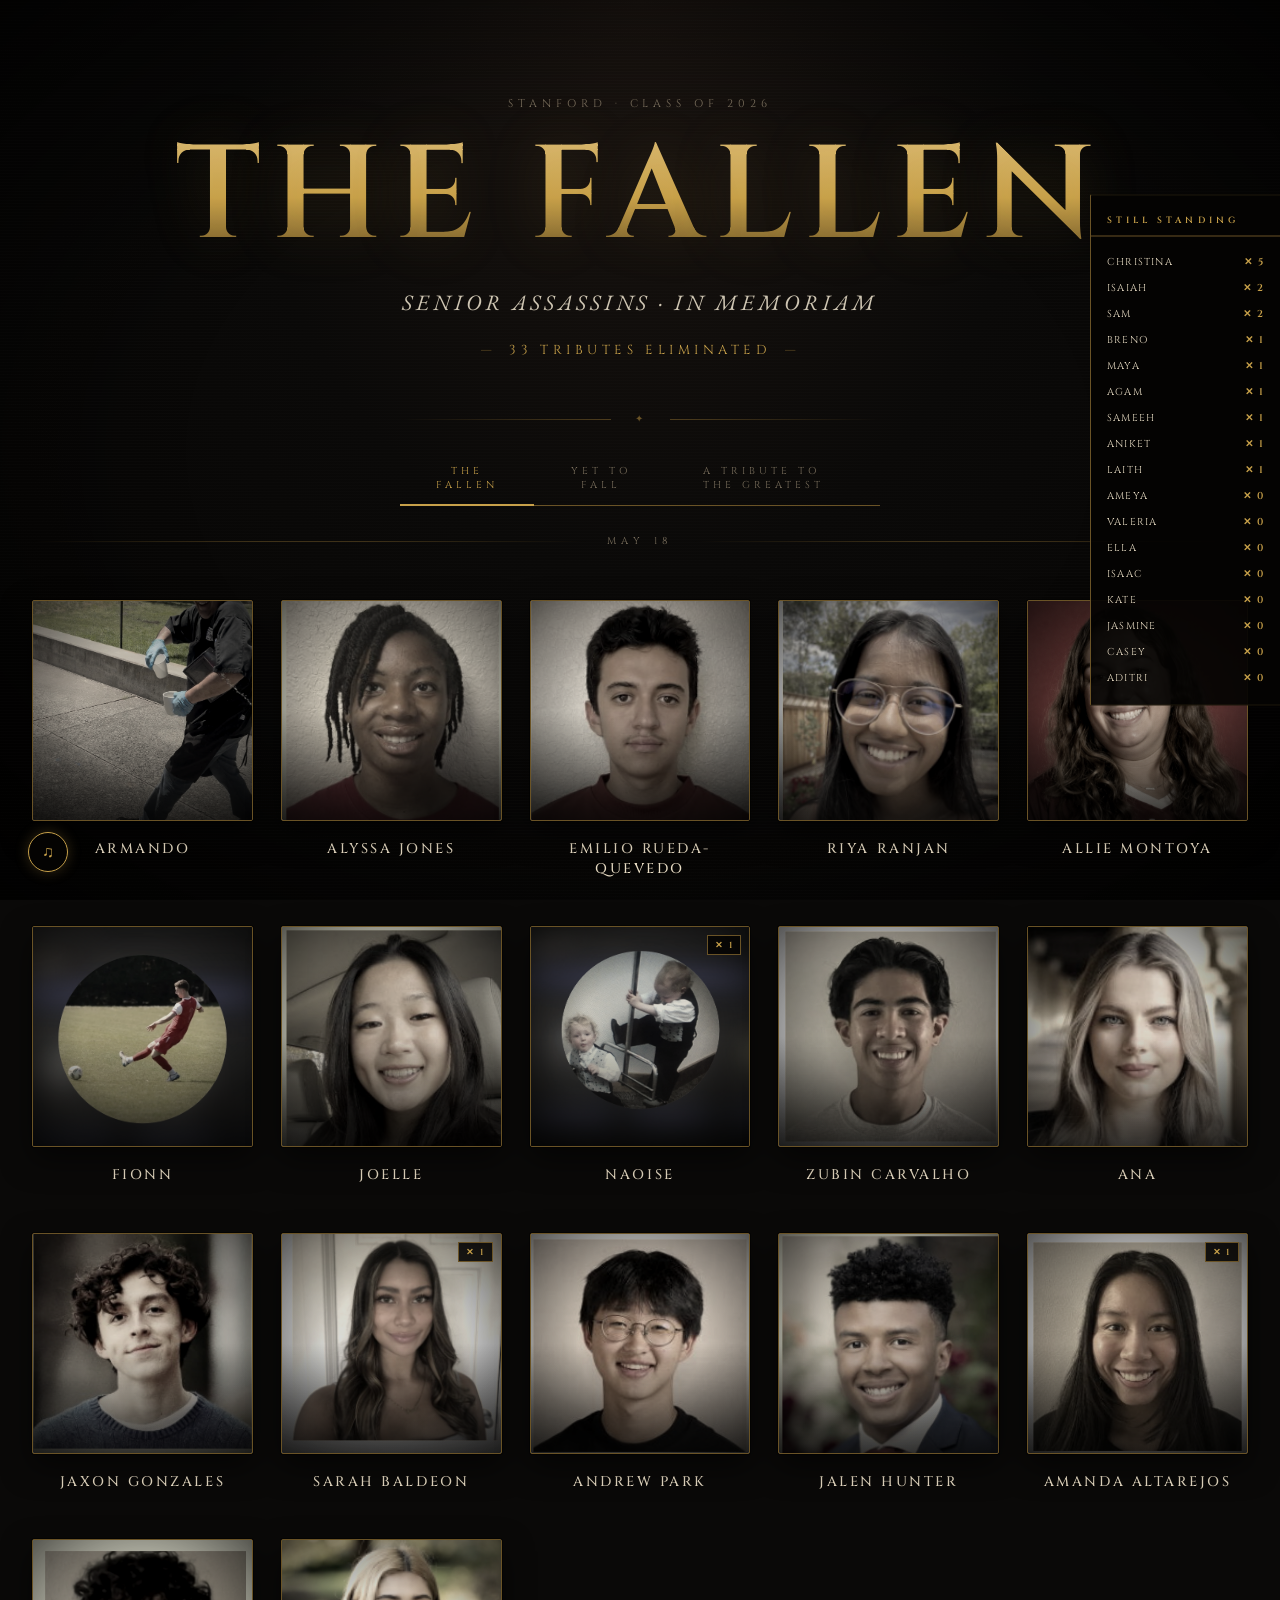
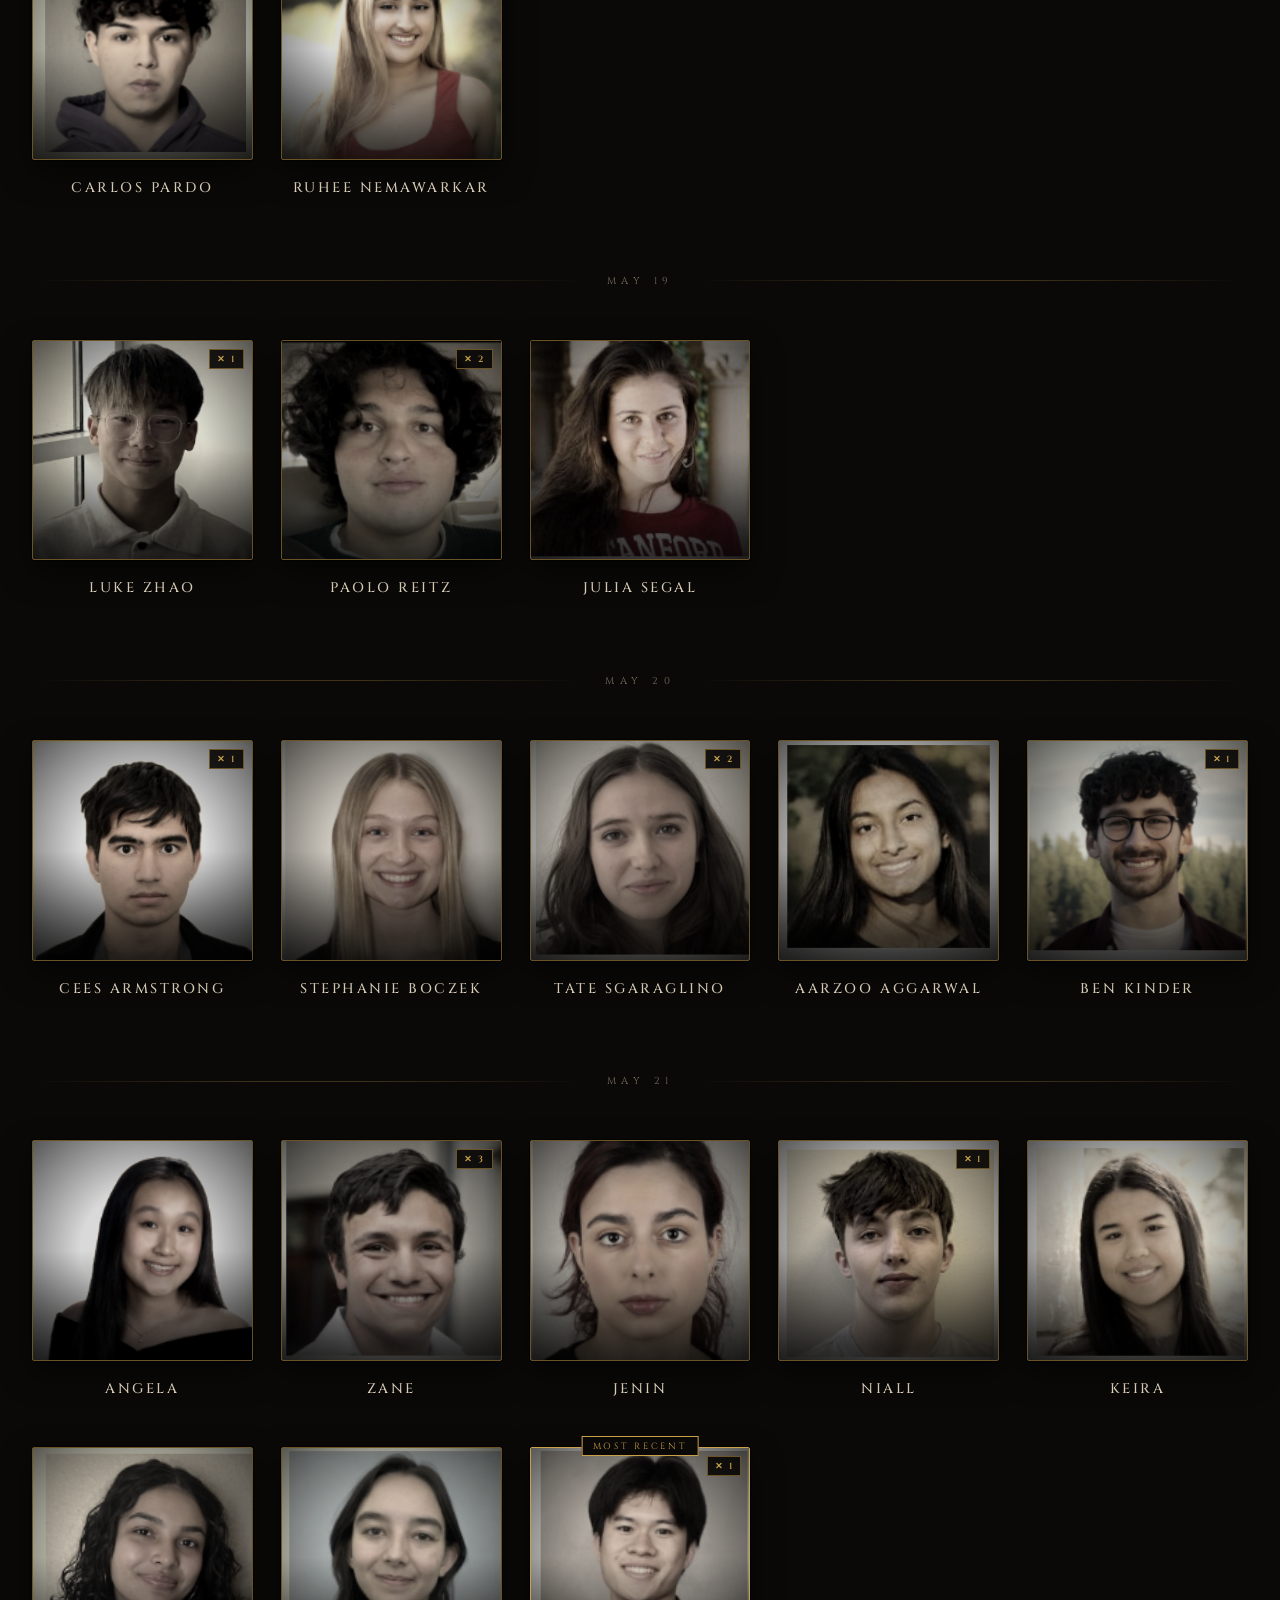
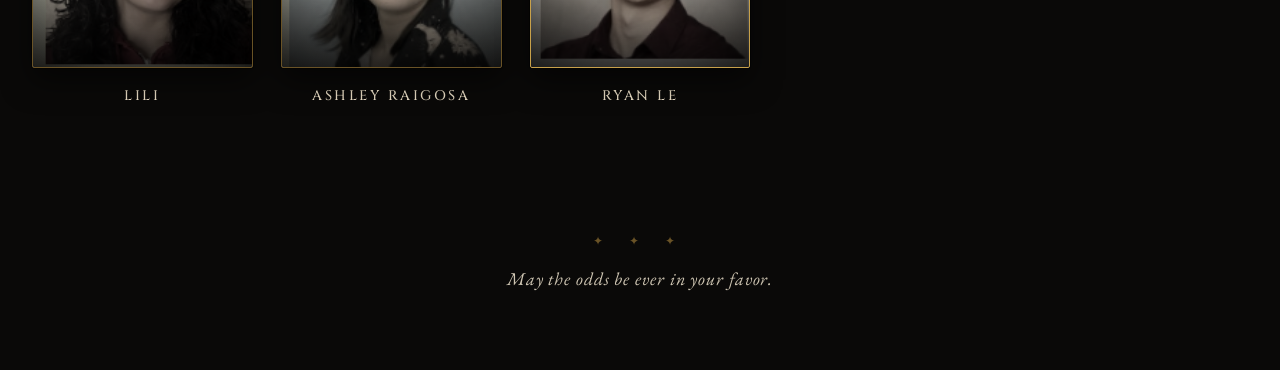
<file: index.html>
<!doctype html>
<html lang="en">
<head>
  <meta charset="utf-8" />
  <meta name="viewport" content="width=device-width, initial-scale=1" />
  <title>The Fallen — Senior Assassins 2026</title>
  <link rel="preconnect" href="https://fonts.googleapis.com" />
  <link rel="preconnect" href="https://fonts.gstatic.com" crossorigin />
  <link
    href="https://fonts.googleapis.com/css2?family=Cinzel:wght@400;500;600;700&family=EB+Garamond:ital,wght@0,400;0,500;1,400&display=swap"
    rel="stylesheet"
  />
  <link rel="stylesheet" href="style.css" />
</head>
<body>
  <!-- background music — drop angel.mp3 into /audio to activate -->
  <audio id="bg-music" loop preload="none">
    <source src="audio/angel.mp3" type="audio/mpeg" />
  </audio>

  <!-- music toggle button -->
  <button class="music-btn" id="music-btn" aria-label="Toggle music" title="Toggle music">
    <span class="music-icon">♫</span>
  </button>

  <!-- ambient layers -->
  <div class="vignette" aria-hidden="true"></div>
  <div class="embers" aria-hidden="true">
    <span></span><span></span><span></span><span></span><span></span>
    <span></span><span></span><span></span><span></span><span></span>
    <span></span><span></span><span></span><span></span><span></span>
    <span></span><span></span><span></span><span></span><span></span>
    <span></span><span></span><span></span><span></span><span></span>
  </div>

  <header class="masthead">
    <p class="eyebrow">Stanford · Class of 2026</p>
    <h1 class="title">The Fallen</h1>
    <p class="subtitle">Senior Assassins · In Memoriam</p>
    <p class="count"><span id="death-count">0</span> Tributes Eliminated</p>
  </header>

  <div class="masthead-rule" aria-hidden="true"><span>✦</span></div>

  <nav class="tabs" role="tablist">
    <button class="tab active" data-tab="fallen" role="tab" aria-selected="true">The Fallen</button>
    <button class="tab" data-tab="survivors" role="tab" aria-selected="false">Yet to Fall</button>
    <a class="tab" href="greatest.html">A Tribute to the Greatest</a>
  </nav>

  <!-- ── Tab: The Fallen ── -->
  <div id="panel-fallen" class="tab-panel active">
    <main class="grid" id="grid"></main>
    <aside class="sidebar" id="sidebar" aria-label="Kill leaderboard"></aside>
  </div>

  <!-- ── Tab: Yet to Fall ── -->
  <div id="panel-survivors" class="tab-panel">
    <p class="survivors-count" id="survivors-count"></p>
    <main class="grid" id="grid-survivors"></main>
  </div>

  <footer class="footer">
    <p class="footer-mark">✦ ✦ ✦</p>
    <p class="footer-text">May the odds be ever in your favor.</p>
  </footer>

  <script src="data.js"></script>
  <script>
    // ── kill counts from tribute data ──────────────────────────────
    const firstNameMap = {};
    TRIBUTES.forEach(t => {
      firstNameMap[t.name.split(' ')[0].toLowerCase()] = t.name;
    });
    const killCounts = {};
    TRIBUTES.forEach(t => {
      if (!t.killedBy) return;
      const match = firstNameMap[t.killedBy.split(/\s+/)[0].toLowerCase()];
      if (match) killCounts[match] = (killCounts[match] || 0) + 1;
    });

    // ── tribute card renderer ──────────────────────────────────────
    function renderTribute(t) {
      const cls = ['tribute', t.noPhoto && 'no-photo', t.recent && 'recent', !t.killedBy && !t.date && 'unknown']
        .filter(Boolean).join(' ');

      const inner = t.noPhoto
        ? '<span class="silhouette" aria-hidden="true"></span>'
        : `<img src="${t.image}" alt="${t.name}" loading="lazy" />`;

      const kills = killCounts[t.name] || 0;
      const killBadge = kills > 0 ? `<span class="kills">✕ ${kills}</span>` : '';

      const whenLine     = t.date     ? `<p class="detail-when">${t.date}${t.time ? ' · ' + t.time : ''}</p>` : '';
      const methodLine   = t.method   ? `<p class="detail-meta">${t.method}</p>`   : '';
      const locationLine = t.location ? `<p class="detail-meta">${t.location}</p>` : '';

      const detail = t.killedBy
        ? `<div class="detail" aria-hidden="true">
             <p class="detail-killer">Eliminated by <strong>${t.killedBy}</strong></p>
             ${whenLine}${methodLine}${locationLine}
           </div>`
        : '';

      return `<article class="${cls}" tabindex="0">
        <div class="frame">${inner}${killBadge}${detail}</div>
        <p class="name">${t.name}</p>
      </article>`;
    }

    // ── render fallen grid ─────────────────────────────────────────
    const grid = document.getElementById('grid');
    const parts = [];
    let lastDate = null;
    TRIBUTES.forEach(t => {
      const dateKey = t.date || '__unknown__';
      if (dateKey !== lastDate) {
        parts.push(`<div class="date-header" role="separator"><span>${t.date || 'Unknown Date'}</span></div>`);
        lastDate = dateKey;
      }
      parts.push(renderTribute(t));
    });
    grid.innerHTML = parts.join('');
    document.getElementById('death-count').textContent = TRIBUTES.length;

    grid.querySelectorAll('.tribute').forEach((el, i) => {
      el.style.setProperty('--stagger', `${Math.min(i * 0.05, 0.65)}s`);
    });

    grid.addEventListener('click', e => {
      const card = e.target.closest('.tribute');
      if (card) card.classList.toggle('touched');
    });

    // ── render sidebar ─────────────────────────────────────────────
    const sorted = [...SURVIVORS].sort((a, b) => b.kills - a.kills);
    const rows = sorted.map(s => `
      <li class="survivor-row">
        <span class="survivor-name">${s.name}</span>
        <span class="survivor-kills">✕ ${s.kills}</span>
      </li>`).join('');
    document.getElementById('sidebar').innerHTML = `
      <p class="sidebar-title">Still Standing</p>
      <ul class="survivor-list">${rows}</ul>`;

    // ── music ──────────────────────────────────────────────────────
    const music   = document.getElementById('bg-music');
    const musicBtn = document.getElementById('music-btn');
    let musicStarted = false;

    function startMusic() {
      if (musicStarted) return;
      musicStarted = true;
      music.currentTime = 60;
      music.volume = 0.5;
      music.play().catch(() => {});
      musicBtn.classList.add('playing');
    }

    // attempt autoplay on load
    window.addEventListener('load', () => startMusic());

    // ── tab switching ──────────────────────────────────────────────
    const tabBtns = document.querySelectorAll('.tab[data-tab]');
    const panels  = document.querySelectorAll('.tab-panel');

    tabBtns.forEach(btn => {
      btn.addEventListener('click', () => {
        const target = btn.dataset.tab;
        tabBtns.forEach(t => { t.classList.toggle('active', t === btn); t.setAttribute('aria-selected', t === btn); });
        panels.forEach(p => p.classList.toggle('active', p.id === `panel-${target}`));
        startMusic();
      });
    });

    // ── render survivors grid ──────────────────────────────────────
    const survivorsSorted = [...SURVIVORS].sort((a, b) => b.kills - a.kills || a.name.localeCompare(b.name));

    function renderSurvivor(s) {
      const inner = s.image
        ? `<img src="${s.image}" alt="${s.name}" loading="lazy" />`
        : `<span class="silhouette" aria-hidden="true"></span>`;
      const killBadge = s.kills > 0 ? `<span class="kills">✕ ${s.kills}</span>` : '';
      return `<article class="tribute alive${!s.image ? ' no-photo' : ''}">
        <div class="frame">${inner}${killBadge}</div>
        <p class="name">${s.name}</p>
      </article>`;
    }

    const gridSurvivors = document.getElementById('grid-survivors');
    gridSurvivors.innerHTML = survivorsSorted.map(renderSurvivor).join('');
    gridSurvivors.querySelectorAll('.tribute').forEach((el, i) => {
      el.style.setProperty('--stagger', `${Math.min(i * 0.05, 0.65)}s`);
    });
    document.getElementById('survivors-count').textContent =
      `${SURVIVORS.length} Players Remaining`;

    musicBtn.addEventListener('click', () => {
      if (!musicStarted) { startMusic(); return; }
      if (music.paused) {
        music.play().catch(() => {});
        musicBtn.classList.add('playing');
      } else {
        music.pause();
        musicBtn.classList.remove('playing');
      }
    });

  </script>
</body>
</html>
</file>
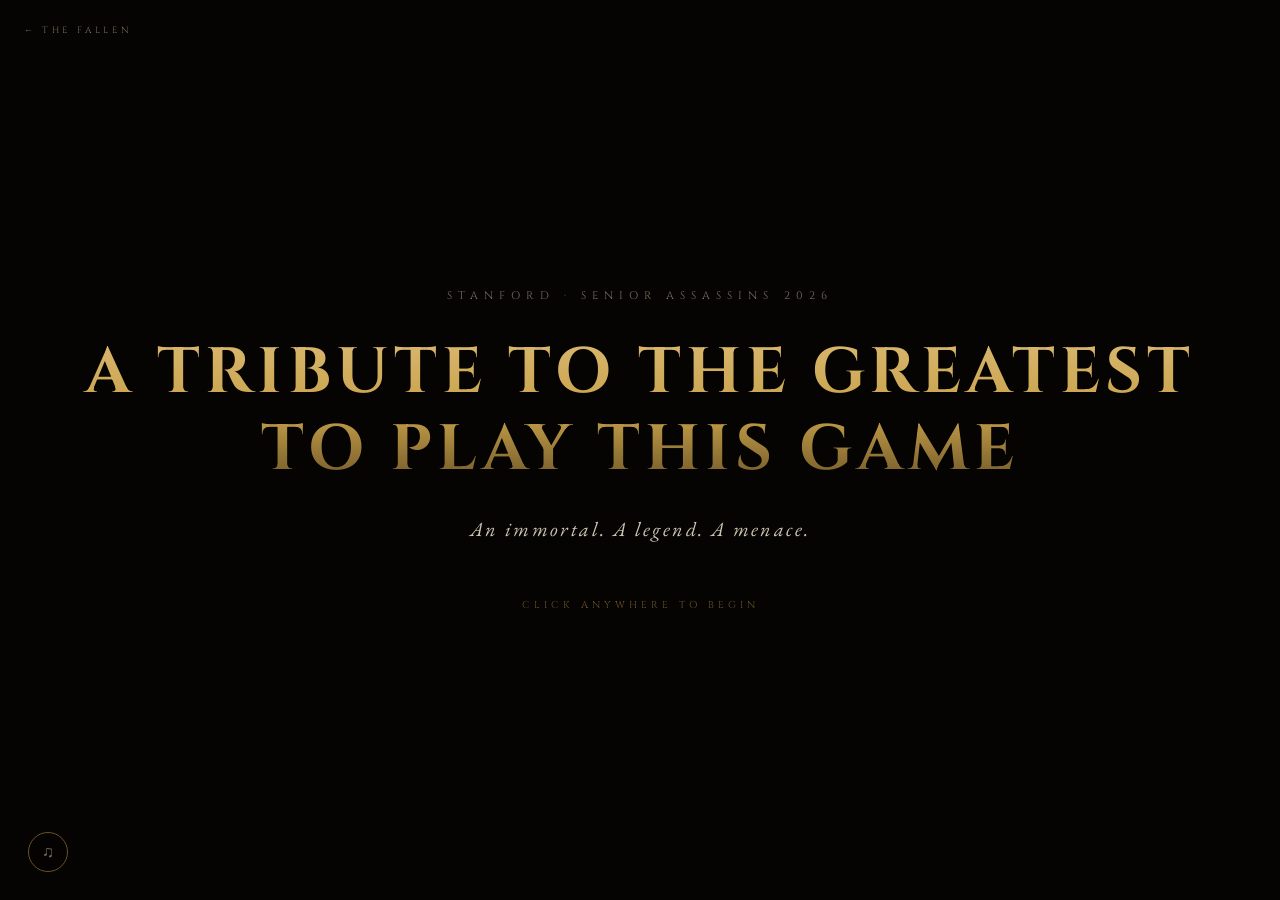
<file: greatest.html>
<!doctype html>
<html lang="en">
<head>
  <meta charset="utf-8" />
  <meta name="viewport" content="width=device-width, initial-scale=1" />
  <title>A Tribute to the Greatest to Play This Game</title>
  <link rel="preconnect" href="https://fonts.googleapis.com" />
  <link rel="preconnect" href="https://fonts.gstatic.com" crossorigin />
  <link
    href="https://fonts.googleapis.com/css2?family=Cinzel:wght@400;500;600;700&family=EB+Garamond:ital,wght@0,400;0,500;1,400&display=swap"
    rel="stylesheet"
  />
  <style>
    :root {
      --bg:       #0a0908;
      --bg-deep:  #050403;
      --gold:     #c8a14a;
      --gold-soft:#d9b870;
      --gold-dim: #6a5326;
      --bone:     #e8dcc4;
      --text:     #cfc6b3;
      --muted:    #7a6f5d;
      --display:  "Cinzel", Georgia, serif;
      --body:     "EB Garamond", Georgia, serif;
    }

    * { box-sizing: border-box; margin: 0; padding: 0; }

    html, body {
      width: 100%; height: 100%;
      background: var(--bg);
      color: var(--bone);
      font-family: var(--display);
      -webkit-font-smoothing: antialiased;
      overflow: hidden;
      user-select: none;
    }

    /* ── ambient embers ── */
    .embers {
      position: fixed; inset: 0;
      pointer-events: none; z-index: 2; overflow: hidden;
    }
    .embers span {
      position: absolute; bottom: -10px;
      width: 2px; height: 2px;
      background: var(--gold); border-radius: 50%; opacity: 0;
      box-shadow: 0 0 6px var(--gold), 0 0 12px var(--gold-soft);
      animation: rise 14s linear infinite;
    }
    .embers span:nth-child(1)  { left: 8%;  animation-delay: 0s;   animation-duration: 16s; }
    .embers span:nth-child(2)  { left: 20%; animation-delay: 3s;   animation-duration: 19s; }
    .embers span:nth-child(3)  { left: 35%; animation-delay: 6s;   animation-duration: 14s; }
    .embers span:nth-child(4)  { left: 50%; animation-delay: 1s;   animation-duration: 22s; }
    .embers span:nth-child(5)  { left: 65%; animation-delay: 8s;   animation-duration: 17s; }
    .embers span:nth-child(6)  { left: 80%; animation-delay: 4s;   animation-duration: 20s; }
    .embers span:nth-child(7)  { left: 92%; animation-delay: 9s;   animation-duration: 15s; }
    @keyframes rise {
      0%   { transform: translateY(0) translateX(0);         opacity: 0; }
      10%  { opacity: 0.9; }
      50%  { transform: translateY(-50vh) translateX(20px); }
      90%  { opacity: 0.5; }
      100% { transform: translateY(-105vh) translateX(-20px); opacity: 0; }
    }

    /* ── vignette ── */
    .vignette {
      position: fixed; inset: 0; z-index: 3; pointer-events: none;
      background: radial-gradient(ellipse at center, transparent 45%, rgba(0,0,0,0.75) 100%);
    }

    /* ── intro title card ── */
    #intro {
      position: fixed; inset: 0; z-index: 10;
      display: flex; flex-direction: column;
      align-items: center; justify-content: center;
      background: var(--bg-deep);
      cursor: pointer;
      transition: opacity 1.2s ease;
    }
    #intro.fade-out { opacity: 0; pointer-events: none; }

    .intro-eyebrow {
      font-size: 11px; letter-spacing: 0.55em;
      text-transform: uppercase; color: var(--muted);
      margin-bottom: 32px;
      animation: fadein 1.5s ease-out 0.3s backwards;
    }
    .intro-title {
      font-size: clamp(28px, 5vw, 64px);
      font-weight: 700; letter-spacing: 0.08em;
      text-transform: uppercase; text-align: center;
      line-height: 1.2; padding: 0 24px;
      background: linear-gradient(180deg, var(--gold-soft) 0%, var(--gold) 50%, var(--gold-dim) 100%);
      -webkit-background-clip: text; background-clip: text;
      -webkit-text-fill-color: transparent;
      animation: fadein 1.8s ease-out 0.8s backwards;
    }
    .intro-sub {
      font-family: var(--body); font-style: italic;
      font-size: clamp(14px, 1.8vw, 20px);
      color: var(--text); letter-spacing: 0.12em;
      margin-top: 28px;
      animation: fadein 1.8s ease-out 1.4s backwards;
    }
    .intro-cta {
      font-size: 10px; letter-spacing: 0.4em;
      text-transform: uppercase; color: var(--gold-dim);
      margin-top: 56px;
      animation: blink-slow 2s ease-in-out 2.5s infinite backwards;
    }
    @keyframes fadein {
      from { opacity: 0; transform: translateY(12px); }
      to   { opacity: 1; transform: translateY(0); }
    }
    @keyframes blink-slow {
      0%, 100% { opacity: 0.3; } 50% { opacity: 1; }
    }

    /* ── slideshow ── */
    #slideshow {
      position: fixed; inset: 0; z-index: 1;
    }

    .slide {
      position: absolute; inset: 0;
      opacity: 0; transition: opacity 1.4s ease;
      overflow: hidden;
    }
    .slide.active { opacity: 1; }
    .slide.active .slide-img { animation: ken-burns 8s ease-in-out forwards; }

    .slide-img {
      width: 100%; height: 100%;
      object-fit: contain; object-position: center center;
      display: block;
      filter: grayscale(0.15) contrast(1.05) brightness(0.88);
      transform-origin: center center;
    }

    @keyframes ken-burns {
      from { transform: scale(1); }
      to   { transform: scale(1.08); }
    }

    /* dark gradient overlay at bottom for caption legibility */
    .slide::after {
      content: "";
      position: absolute; bottom: 0; left: 0; right: 0; height: 50%;
      background: linear-gradient(to bottom, transparent, rgba(5,4,3,0.92));
      pointer-events: none;
    }

    /* ── captions ── */
    .slide-caption {
      position: absolute; bottom: 0; left: 0; right: 0;
      z-index: 4; text-align: center;
      padding: 0 32px 64px;
      pointer-events: none;
      opacity: 0; transform: translateY(10px);
      transition: opacity 0.8s ease 0.6s, transform 0.8s ease 0.6s;
    }
    .slide.active .slide-caption {
      opacity: 1; transform: translateY(0);
    }
    .caption-name {
      font-size: clamp(28px, 5vw, 64px);
      font-weight: 700; letter-spacing: 0.1em;
      text-transform: uppercase;
      background: linear-gradient(180deg, var(--gold-soft) 0%, var(--gold) 60%, var(--gold-dim) 100%);
      -webkit-background-clip: text; background-clip: text;
      -webkit-text-fill-color: transparent;
      line-height: 1;
      margin-bottom: 10px;
    }
    .caption-line {
      font-family: var(--body); font-style: italic;
      font-size: clamp(16px, 2.2vw, 26px);
      color: var(--text); letter-spacing: 0.08em;
    }

    /* ── progress dots ── */
    #dots {
      position: fixed; bottom: 28px; left: 50%;
      transform: translateX(-50%);
      z-index: 5; display: flex; gap: 10px;
    }
    .dot {
      width: 6px; height: 6px; border-radius: 50%;
      background: var(--gold-dim);
      transition: background 0.4s, transform 0.4s;
      cursor: pointer;
    }
    .dot.active { background: var(--gold); transform: scale(1.4); }

    /* ── nav arrows ── */
    .arrow {
      position: fixed; top: 50%; z-index: 5;
      transform: translateY(-50%);
      background: none; border: none;
      color: var(--gold-dim); font-size: 28px;
      cursor: pointer; padding: 16px;
      transition: color 0.3s; line-height: 1;
    }
    .arrow:hover { color: var(--gold); }
    .arrow-prev { left: 12px; }
    .arrow-next { right: 12px; }

    /* ── music button ── */
    .music-btn {
      position: fixed; bottom: 28px; left: 28px;
      z-index: 20; width: 40px; height: 40px;
      border-radius: 50%;
      background: rgba(5,4,3,0.88);
      border: 1px solid var(--gold-dim);
      color: var(--muted); font-size: 16px;
      cursor: pointer; display: flex;
      align-items: center; justify-content: center;
      transition: border-color 0.3s, color 0.3s, box-shadow 0.3s;
    }
    .music-btn:hover { border-color: var(--gold); color: var(--gold); }
    .music-btn.playing {
      border-color: var(--gold); color: var(--gold);
      animation: music-pulse 2s ease-in-out infinite;
    }
    @keyframes music-pulse {
      0%, 100% { box-shadow: 0 0 14px rgba(200,161,74,0.2); }
      50%       { box-shadow: 0 0 28px rgba(200,161,74,0.5); }
    }

    /* ── back link ── */
    .back-link {
      position: fixed; top: 24px; left: 24px; z-index: 20;
      font-family: var(--display); font-size: 9px;
      letter-spacing: 0.4em; text-transform: uppercase;
      color: var(--muted); text-decoration: none;
      border-bottom: 1px solid transparent;
      transition: color 0.3s, border-color 0.3s;
    }
    .back-link:hover { color: var(--gold); border-color: var(--gold-dim); }

    @media (max-width: 600px) {
      .arrow { display: none; }
      .intro-title { font-size: clamp(22px, 7vw, 40px); }
    }
  </style>
</head>
<body>

  <div class="embers" aria-hidden="true">
    <span></span><span></span><span></span><span></span>
    <span></span><span></span><span></span>
  </div>
  <div class="vignette" aria-hidden="true"></div>

  <!-- Intro title card -->
  <div id="intro">
    <p class="intro-eyebrow">Stanford · Senior Assassins 2026</p>
    <h1 class="intro-title">A Tribute to the Greatest<br>to Play This Game</h1>
    <p class="intro-sub">An immortal. A legend. A menace.</p>
    <p class="intro-cta">Click anywhere to begin</p>
  </div>

  <!-- Slideshow -->
  <div id="slideshow"></div>
  <div id="dots"></div>

  <button class="arrow arrow-prev" id="prev" aria-label="Previous">&#8592;</button>
  <button class="arrow arrow-next" id="next" aria-label="Next">&#8594;</button>

  <audio id="bg-music" loop preload="none">
    <source src="audio/angel.mp3" type="audio/mpeg" />
  </audio>

  <button class="music-btn" id="music-btn" aria-label="Toggle music">♫</button>

  <a class="back-link" href="index.html">&#8592; The Fallen</a>

  <script>
    // ── slide data — drop photos into pics/me/ and list them here ──
    // Caption fields: name (big) + line (italic subtitle)
    const SLIDES = [
      { src: "pics/me/1.jpg",  name: "Chehan",  line: "The greatest to ever do it" },
      { src: "pics/me/2.jpg",  name: "Chehan",  line: "1 kill · 1 death · a legend nonetheless" },
      { src: "pics/me/3.jpg",  name: "Chehan",  line: "A natural born assassin" },
      { src: "pics/me/4.jpg",  name: "Chehan",  line: "Has never been caught" },
      { src: "pics/me/5.jpg",  name: "Chehan",  line: "Feared by many. Stopped by none." },
      { src: "pics/me/6.jpg",  name: "Chehan",  line: "In loving memory of his victims" },
    ];

    // ── build slides ───────────────────────────────────────────────
    const show  = document.getElementById('slideshow');
    const dotsEl = document.getElementById('dots');
    let current = 0;
    let timer   = null;

    SLIDES.forEach((s, i) => {
      const article = document.createElement('div');
      article.className = 'slide' + (i === 0 ? ' active' : '');
      article.innerHTML = `
        <img class="slide-img" src="${s.src}" alt="${s.name}" loading="${i === 0 ? 'eager' : 'lazy'}" />
        <div class="slide-caption">
          <p class="caption-name">${s.name}</p>
          <p class="caption-line">${s.line}</p>
        </div>`;
      show.appendChild(article);

      const dot = document.createElement('button');
      dot.className = 'dot' + (i === 0 ? ' active' : '');
      dot.setAttribute('aria-label', `Go to slide ${i + 1}`);
      dot.addEventListener('click', () => goTo(i));
      dotsEl.appendChild(dot);
    });

    const slides = show.querySelectorAll('.slide');
    const dots   = dotsEl.querySelectorAll('.dot');

    function goTo(n) {
      slides[current].classList.remove('active');
      dots[current].classList.remove('active');
      current = (n + SLIDES.length) % SLIDES.length;
      slides[current].classList.add('active');
      dots[current].classList.add('active');
      resetTimer();
    }

    function resetTimer() {
      clearInterval(timer);
      timer = setInterval(() => goTo(current + 1), 6000);
    }

    document.getElementById('prev').addEventListener('click', () => goTo(current - 1));
    document.getElementById('next').addEventListener('click', () => goTo(current + 1));

    document.addEventListener('keydown', e => {
      if (e.key === 'ArrowRight') goTo(current + 1);
      if (e.key === 'ArrowLeft')  goTo(current - 1);
    });

    // swipe support
    let touchX = null;
    document.addEventListener('touchstart', e => { touchX = e.touches[0].clientX; });
    document.addEventListener('touchend',   e => {
      if (touchX === null) return;
      const dx = e.changedTouches[0].clientX - touchX;
      if (Math.abs(dx) > 40) goTo(current + (dx < 0 ? 1 : -1));
      touchX = null;
    });

    // ── music ──────────────────────────────────────────────────────
    const music    = document.getElementById('bg-music');
    const musicBtn = document.getElementById('music-btn');
    let musicStarted = false;

    function startMusic() {
      if (musicStarted) return;
      musicStarted = true;
      music.currentTime = 60;
      music.volume = 0.55;
      music.play().catch(() => {});
      musicBtn.classList.add('playing');
    }

    // start on first interaction anywhere on the page
    ['click', 'keydown', 'touchstart'].forEach(evt =>
      document.addEventListener(evt, function onFirst() {
        startMusic();
        document.removeEventListener(evt, onFirst);
      }, { once: true })
    );

    musicBtn.addEventListener('click', () => {
      if (!musicStarted) { startMusic(); return; }
      if (music.paused) {
        music.play().catch(() => {});
        musicBtn.classList.add('playing');
      } else {
        music.pause();
        musicBtn.classList.remove('playing');
      }
    });

    // ── intro dismiss ──────────────────────────────────────────────
    const intro = document.getElementById('intro');
    intro.addEventListener('click', () => {
      intro.classList.add('fade-out');
      startMusic();
      resetTimer();
      setTimeout(() => intro.style.display = 'none', 1400);
    });
  </script>
</body>
</html>
</file>
<file: style.css>
/* =========================================================
   THE FALLEN · Senior Assassins Tribute
   Aesthetic: cinematic, somber, gold on black
   Tokens are at :root — adjust freely.
   ========================================================= */

:root {
  --bg: #0a0908;
  --bg-deep: #050403;
  --gold: #c8a14a;
  --gold-soft: #d9b870;
  --gold-dim: #6a5326;
  --ash: #1c1916;
  --bone: #e8dcc4;
  --text: #cfc6b3;
  --muted: #7a6f5d;
  --danger: #8a1d1d;

  --display: "Cinzel", "Trajan Pro", Georgia, serif;
  --body: "EB Garamond", Georgia, serif;

  --frame-radius: 2px;
  --max: 1320px;
}

* { box-sizing: border-box; }

html, body {
  margin: 0;
  background: var(--bg);
  color: var(--text);
  font-family: var(--body);
  -webkit-font-smoothing: antialiased;
  overflow-x: hidden;
}

body {
  min-height: 100vh;
  background:
    radial-gradient(ellipse at top, #1a1410 0%, var(--bg) 45%, var(--bg-deep) 100%),
    var(--bg);
  background-attachment: fixed;
  position: relative;
}

/* ---------- ambient layers ---------- */

.vignette {
  position: fixed;
  inset: 0;
  pointer-events: none;
  z-index: 1;
  background:
    radial-gradient(ellipse at center, transparent 50%, rgba(0,0,0,0.7) 100%),
    repeating-linear-gradient(
      0deg,
      rgba(255,255,255,0.012) 0px,
      rgba(255,255,255,0.012) 1px,
      transparent 1px,
      transparent 3px
    );
}

.embers {
  position: fixed;
  inset: 0;
  pointer-events: none;
  z-index: 2;
  overflow: hidden;
}
.embers span {
  position: absolute;
  bottom: -10px;
  width: 2px;
  height: 2px;
  background: var(--gold);
  border-radius: 50%;
  opacity: 0;
  box-shadow: 0 0 6px var(--gold), 0 0 12px var(--gold-soft);
  animation: rise 14s linear infinite;
}
.embers span:nth-child(1)  { left: 5%;  animation-delay: 0s;   animation-duration: 16s; }
.embers span:nth-child(2)  { left: 12%; animation-delay: 2s;   animation-duration: 19s; }
.embers span:nth-child(3)  { left: 20%; animation-delay: 5s;   animation-duration: 14s; }
.embers span:nth-child(4)  { left: 28%; animation-delay: 8s;   animation-duration: 22s; }
.embers span:nth-child(5)  { left: 35%; animation-delay: 1s;   animation-duration: 17s; }
.embers span:nth-child(6)  { left: 44%; animation-delay: 6s;   animation-duration: 20s; }
.embers span:nth-child(7)  { left: 52%; animation-delay: 3s;   animation-duration: 15s; }
.embers span:nth-child(8)  { left: 60%; animation-delay: 9s;   animation-duration: 18s; }
.embers span:nth-child(9)  { left: 68%; animation-delay: 4s;   animation-duration: 21s; }
.embers span:nth-child(10) { left: 76%; animation-delay: 7s;   animation-duration: 16s; }
.embers span:nth-child(11) { left: 84%; animation-delay: 10s;  animation-duration: 19s; }
.embers span:nth-child(12) { left: 92%; animation-delay: 0.5s; animation-duration: 23s; }
.embers span:nth-child(13) { left: 15%; animation-delay: 11s;  animation-duration: 14s; }
.embers span:nth-child(14) { left: 48%; animation-delay: 12s;  animation-duration: 18s; }
.embers span:nth-child(15) { left: 80%; animation-delay: 13s;  animation-duration: 17s; }
.embers span:nth-child(16) { left: 8%;  animation-delay: 14s;  animation-duration: 20s; }
.embers span:nth-child(17) { left: 23%; animation-delay: 3.5s; animation-duration: 18s; }
.embers span:nth-child(18) { left: 39%; animation-delay: 7.5s; animation-duration: 16s; }
.embers span:nth-child(19) { left: 56%; animation-delay: 15s;  animation-duration: 21s; }
.embers span:nth-child(20) { left: 72%; animation-delay: 6.5s; animation-duration: 24s; }
.embers span:nth-child(21) { left: 88%; animation-delay: 9.5s; animation-duration: 15s; }
.embers span:nth-child(22) { left: 32%; animation-delay: 16s;  animation-duration: 19s; }
.embers span:nth-child(23) { left: 63%; animation-delay: 2.5s; animation-duration: 22s; }
.embers span:nth-child(24) { left: 3%;  animation-delay: 11.5s; animation-duration: 17s; }
.embers span:nth-child(25) { left: 96%; animation-delay: 17s;  animation-duration: 20s; }

@keyframes rise {
  0%   { transform: translateY(0) translateX(0);    opacity: 0; }
  10%  { opacity: 0.9; }
  50%  { transform: translateY(-50vh) translateX(20px); }
  90%  { opacity: 0.6; }
  100% { transform: translateY(-105vh) translateX(-20px); opacity: 0; }
}

/* ---------- masthead ---------- */

.masthead {
  position: relative;
  z-index: 3;
  text-align: center;
  padding: 96px 24px 56px;
  max-width: var(--max);
  margin: 0 auto;
}

.eyebrow {
  font-family: var(--display);
  letter-spacing: 0.45em;
  text-transform: uppercase;
  font-size: 11px;
  color: var(--muted);
  margin: 0 0 24px;
}

.title {
  font-family: var(--display);
  font-weight: 600;
  font-size: clamp(56px, 11vw, 132px);
  letter-spacing: 0.08em;
  text-transform: uppercase;
  margin: 0;
  color: var(--bone);
  background: linear-gradient(180deg, var(--gold-soft) 0%, var(--gold) 50%, var(--gold-dim) 100%);
  -webkit-background-clip: text;
  background-clip: text;
  -webkit-text-fill-color: transparent;
  text-shadow: 0 0 60px rgba(200, 161, 74, 0.18);
  line-height: 0.95;
}

.subtitle {
  font-family: var(--body);
  font-style: italic;
  font-size: clamp(16px, 2vw, 22px);
  color: var(--text);
  letter-spacing: 0.18em;
  text-transform: uppercase;
  margin: 28px 0 16px;
}

.count {
  font-family: var(--display);
  font-size: 13px;
  letter-spacing: 0.35em;
  text-transform: uppercase;
  color: var(--gold);
  margin-top: 24px;
}
.count::before, .count::after {
  content: "—";
  margin: 0 14px;
  color: var(--gold-dim);
}

/* ---------- grid ---------- */

.grid {
  position: relative;
  z-index: 3;
  max-width: var(--max);
  margin: 0 auto;
  padding: 24px 32px 96px;
  display: grid;
  grid-template-columns: repeat(auto-fill, minmax(180px, 1fr));
  gap: 48px 28px;
}

/* ---------- tribute card ---------- */

.tribute {
  position: relative;
  text-align: center;
  animation: fadein 1.2s ease-out var(--stagger, 0.05s) backwards;
}

@keyframes fadein {
  from { opacity: 0; transform: translateY(8px); }
  to   { opacity: 1; transform: translateY(0); }
}

.frame {
  position: relative;
  aspect-ratio: 1 / 1;
  overflow: hidden;
  background: var(--ash);
  border: 1px solid var(--gold-dim);
  border-radius: var(--frame-radius);
  box-shadow:
    0 0 0 1px rgba(0,0,0,0.5),
    0 12px 30px rgba(0,0,0,0.55),
    inset 0 0 40px rgba(0,0,0,0.5);
  transition: border-color 0.6s ease, box-shadow 0.6s ease, transform 0.6s ease;
}

.frame::before {
  /* corner ornaments — subtle gold ticks */
  content: "";
  position: absolute;
  inset: 6px;
  border: 1px solid rgba(200, 161, 74, 0.15);
  pointer-events: none;
}

.frame::after {
  /* duotone vignette over photo */
  content: "";
  position: absolute;
  inset: 0;
  pointer-events: none;
  background:
    radial-gradient(ellipse at center, transparent 40%, rgba(0,0,0,0.6) 100%),
    linear-gradient(180deg, rgba(10,9,8,0) 50%, rgba(10,9,8,0.7) 100%);
  mix-blend-mode: multiply;
}

.frame img {
  width: 100%;
  height: 100%;
  object-fit: cover;
  display: block;
  filter: grayscale(0.55) sepia(0.18) contrast(1.05) brightness(0.85);
  transition: filter 0.6s ease, transform 0.6s ease;
}

.tribute:hover .frame {
  border-color: var(--gold);
  box-shadow:
    0 0 0 1px rgba(0,0,0,0.5),
    0 0 30px rgba(200,161,74,0.25),
    0 18px 40px rgba(0,0,0,0.7);
  transform: translateY(-2px);
}
.tribute:hover .frame img {
  filter: grayscale(0) sepia(0) contrast(1.05) brightness(1);
  transform: scale(1.02);
}

.name {
  margin: 18px 0 0;
  font-family: var(--display);
  font-weight: 500;
  font-size: 14px;
  letter-spacing: 0.18em;
  text-transform: uppercase;
  color: var(--bone);
  line-height: 1.4;
}

/* recent / featured tribute */
@keyframes pulse-glow {
  0%, 100% { box-shadow: 0 0 0 1px rgba(0,0,0,0.5), 0 0 30px rgba(200,161,74,0.3), 0 18px 40px rgba(0,0,0,0.7); }
  50%       { box-shadow: 0 0 0 1px rgba(0,0,0,0.5), 0 0 60px rgba(200,161,74,0.6), 0 18px 50px rgba(0,0,0,0.8); }
}
.tribute.recent .frame {
  border-color: var(--gold);
  animation: pulse-glow 2.8s ease-in-out infinite;
}
.tribute.recent::after {
  content: "MOST RECENT";
  position: absolute;
  top: -11px;
  left: 50%;
  transform: translateX(-50%);
  background: var(--bg);
  color: var(--gold);
  font-family: var(--display);
  font-size: 9px;
  letter-spacing: 0.3em;
  padding: 3px 10px;
  border: 1px solid var(--gold);
  white-space: nowrap;
}

/* placeholder for tributes without photos */
.no-photo .frame {
  background:
    radial-gradient(ellipse at center, #1c1916 0%, #0a0908 80%);
}
.silhouette {
  position: absolute;
  inset: 0;
  display: flex;
  align-items: center;
  justify-content: center;
}
.silhouette::before {
  content: "?";
  font-family: var(--display);
  font-size: 80px;
  color: var(--gold-dim);
  opacity: 0.5;
}

/* ---------- survivors count header ---------- */

.survivors-count {
  position: relative;
  z-index: 3;
  text-align: center;
  font-family: var(--display);
  font-size: 11px;
  letter-spacing: 0.45em;
  text-transform: uppercase;
  color: var(--gold);
  padding: 32px 0 0;
}

/* ---------- alive tribute cards ---------- */

.tribute.alive .frame {
  border-color: var(--gold-dim);
}
.tribute.alive .frame img {
  filter: contrast(1.05) brightness(0.92);  /* full colour — no grayscale */
}
.tribute.alive:hover .frame {
  border-color: var(--gold);
  box-shadow:
    0 0 0 1px rgba(0,0,0,0.5),
    0 0 30px rgba(200,161,74,0.3),
    0 18px 40px rgba(0,0,0,0.7);
  transform: translateY(-2px);
}
.tribute.alive:hover .frame img {
  filter: contrast(1.08) brightness(1);
  transform: scale(1.02);
}

/* ---------- kill count badge ---------- */

.kills {
  position: absolute;
  top: 8px;
  right: 8px;
  z-index: 4;
  background: rgba(5, 4, 3, 0.88);
  border: 1px solid var(--gold-dim);
  color: var(--gold);
  font-family: var(--display);
  font-size: 9px;
  font-weight: 600;
  letter-spacing: 0.2em;
  padding: 3px 7px;
  pointer-events: none;
}

/* ---------- hover detail panel ---------- */

.detail {
  position: absolute;
  bottom: 0;
  left: 0;
  right: 0;
  z-index: 3;
  padding: 32px 12px 14px;
  background: linear-gradient(
    to bottom,
    transparent 0%,
    rgba(5, 4, 3, 0.88) 28%,
    rgba(5, 4, 3, 0.97) 100%
  );
  transform: translateY(100%);
  transition: transform 0.5s ease;
  text-align: center;
  pointer-events: none;
}

.tribute:hover .detail,
.tribute:focus  .detail,
.tribute.touched .detail {
  transform: translateY(0);
}

.detail-killer {
  font-family: var(--display);
  font-size: 11px;
  letter-spacing: 0.2em;
  text-transform: uppercase;
  color: var(--bone);
  margin: 0 0 6px;
}
.detail-killer strong {
  color: var(--gold);
  font-weight: 600;
}

.detail-when {
  font-family: var(--display);
  font-size: 10px;
  letter-spacing: 0.22em;
  text-transform: uppercase;
  color: var(--muted);
  margin: 0 0 4px;
}

.detail-meta {
  font-family: var(--body);
  font-style: italic;
  font-size: 12px;
  color: var(--text);
  margin: 2px 0 0;
  letter-spacing: 0.05em;
}

/* ---------- date group headers ---------- */

.date-header {
  grid-column: 1 / -1;
  display: flex;
  align-items: center;
  gap: 20px;
  padding: 28px 0 4px;
}
.date-header:first-child {
  padding-top: 4px;
}
.date-header::before,
.date-header::after {
  content: "";
  flex: 1;
  height: 1px;
  background: linear-gradient(90deg, transparent, var(--gold-dim) 40%, var(--gold-dim) 60%, transparent);
  opacity: 0.55;
}
.date-header span {
  font-family: var(--display);
  font-size: 10px;
  letter-spacing: 0.55em;
  text-transform: uppercase;
  color: var(--muted);
  white-space: nowrap;
}

/* ---------- unknown / no-data tribute ---------- */

.tribute.unknown .frame {
  border-color: var(--muted);
  opacity: 0.6;
}
.tribute.unknown .name {
  color: var(--muted);
}
.tribute.unknown::after {
  content: "DATA UNKNOWN";
  position: absolute;
  top: -11px;
  left: 50%;
  transform: translateX(-50%);
  background: var(--bg);
  color: var(--muted);
  font-family: var(--display);
  font-size: 9px;
  letter-spacing: 0.3em;
  padding: 3px 10px;
  border: 1px solid var(--muted);
  white-space: nowrap;
}

/* ---------- keyboard focus ---------- */

.tribute:focus-visible {
  outline: 1px solid var(--gold-dim);
  outline-offset: 6px;
  border-radius: 2px;
}
.tribute:focus:not(:focus-visible) {
  outline: none;
}

/* ---------- masthead rule ---------- */

.masthead-rule {
  position: relative;
  z-index: 3;
  display: flex;
  align-items: center;
  gap: 24px;
  max-width: 560px;
  margin: -16px auto 0;
  padding: 0 40px;
}
.masthead-rule::before {
  content: "";
  flex: 1;
  height: 1px;
  background: linear-gradient(90deg, transparent, var(--gold-dim));
  opacity: 0.7;
}
.masthead-rule::after {
  content: "";
  flex: 1;
  height: 1px;
  background: linear-gradient(90deg, var(--gold-dim), transparent);
  opacity: 0.7;
}
.masthead-rule span {
  color: var(--gold-dim);
  font-size: 10px;
  letter-spacing: 0.3em;
  font-family: var(--display);
}

/* ---------- music button ---------- */

.music-btn {
  position: fixed;
  bottom: 28px;
  left: 28px;
  z-index: 20;
  width: 40px;
  height: 40px;
  border-radius: 50%;
  background: rgba(5, 4, 3, 0.88);
  border: 1px solid var(--gold-dim);
  color: var(--muted);
  font-size: 16px;
  cursor: pointer;
  display: flex;
  align-items: center;
  justify-content: center;
  transition: border-color 0.3s, color 0.3s, box-shadow 0.3s;
}
.music-btn:hover {
  border-color: var(--gold);
  color: var(--gold);
}
.music-btn.playing {
  border-color: var(--gold);
  color: var(--gold);
  box-shadow: 0 0 14px rgba(200, 161, 74, 0.25);
  animation: music-pulse 2s ease-in-out infinite;
}
@keyframes music-pulse {
  0%, 100% { box-shadow: 0 0 14px rgba(200, 161, 74, 0.2); }
  50%       { box-shadow: 0 0 24px rgba(200, 161, 74, 0.45); }
}

/* ---------- tab navigation ---------- */

.tabs {
  position: relative;
  z-index: 3;
  display: flex;
  justify-content: center;
  gap: 0;
  margin: 28px auto 0;
  max-width: 480px;
  border-bottom: 1px solid var(--gold-dim);
}

.tab {
  background: none;
  border: none;
  border-bottom: 2px solid transparent;
  margin-bottom: -1px;
  padding: 10px 36px 12px;
  font-family: var(--display);
  font-size: 10px;
  letter-spacing: 0.4em;
  text-transform: uppercase;
  color: var(--muted);
  cursor: pointer;
  text-decoration: none;
  transition: color 0.3s, border-color 0.3s;
}
.tab:hover { color: var(--bone); }
.tab.active {
  color: var(--gold);
  border-bottom-color: var(--gold);
}

/* ---------- tab panels ---------- */

.tab-panel { display: none; }
.tab-panel.active { display: block; }

/* ---------- target page ---------- */

.target-section {
  position: relative;
  z-index: 3;
  text-align: center;
  padding: 64px 24px 96px;
  max-width: var(--max);
  margin: 0 auto;
}

.target-eyebrow {
  font-family: var(--display);
  font-size: 10px;
  letter-spacing: 0.55em;
  text-transform: uppercase;
  color: var(--danger);
  margin: 0 0 18px;
  opacity: 0.9;
}

.target-name {
  font-family: var(--display);
  font-weight: 700;
  font-size: clamp(48px, 9vw, 108px);
  letter-spacing: 0.12em;
  text-transform: uppercase;
  margin: 0 0 8px;
  background: linear-gradient(180deg, #c44 0%, #8a1d1d 60%, #4a0d0d 100%);
  -webkit-background-clip: text;
  background-clip: text;
  -webkit-text-fill-color: transparent;
  line-height: 1;
}

.target-kills-line {
  font-family: var(--display);
  font-size: 10px;
  letter-spacing: 0.35em;
  text-transform: uppercase;
  color: var(--muted);
  margin: 0 0 52px;
}

.target-photos {
  display: flex;
  justify-content: center;
  gap: 24px;
  flex-wrap: wrap;
  margin-bottom: 56px;
}

.target-frame {
  width: clamp(160px, 22vw, 280px);
  flex-shrink: 0;
  border-color: #6a1a1a !important;
  box-shadow:
    0 0 0 1px rgba(0,0,0,0.5),
    0 0 40px rgba(138,29,29,0.3),
    0 18px 40px rgba(0,0,0,0.7) !important;
}
.target-frame img {
  filter: grayscale(0.2) sepia(0.3) contrast(1.1) brightness(0.9);
  animation: slow-zoom 10s ease-in-out infinite alternate;
}
.target-frame:hover {
  border-color: #c44 !important;
  box-shadow:
    0 0 0 1px rgba(0,0,0,0.5),
    0 0 60px rgba(180,40,40,0.45),
    0 18px 50px rgba(0,0,0,0.8) !important;
}
.target-frame:hover img { animation-play-state: paused; }

@keyframes slow-zoom {
  from { transform: scale(1);    }
  to   { transform: scale(1.06); }
}

.target-threat {
  font-family: var(--body);
  font-style: italic;
  font-size: clamp(22px, 3.5vw, 40px);
  letter-spacing: 0.06em;
  color: var(--bone);
  margin: 0;
  min-height: 1.4em;
}

.cursor {
  display: inline-block;
  color: var(--danger);
  animation: blink 0.85s step-end infinite;
  margin-left: 2px;
}
@keyframes blink {
  0%, 100% { opacity: 1; }
  50%       { opacity: 0; }
}

/* ---------- survivors sidebar ---------- */

.sidebar {
  position: fixed;
  right: 0;
  top: 50%;
  transform: translateY(-50%);
  z-index: 10;
  width: 190px;
  max-height: 80vh;
  overflow-y: auto;
  background: rgba(5, 4, 3, 0.92);
  border-left: 1px solid var(--gold-dim);
  border-top: 1px solid rgba(200,161,74,0.12);
  border-bottom: 1px solid rgba(200,161,74,0.12);
  padding: 18px 0 14px;
  scrollbar-width: none;
}
.sidebar::-webkit-scrollbar { display: none; }

.sidebar-title {
  font-family: var(--display);
  font-size: 9px;
  font-weight: 600;
  letter-spacing: 0.45em;
  text-transform: uppercase;
  color: var(--gold);
  margin: 0 0 12px;
  padding: 0 16px 10px;
  border-bottom: 1px solid var(--gold-dim);
}

.survivor-list {
  list-style: none;
  margin: 0;
  padding: 0;
}

.survivor-row {
  display: flex;
  align-items: baseline;
  justify-content: space-between;
  gap: 8px;
  padding: 6px 16px;
  transition: background 0.2s;
}
.survivor-row:hover {
  background: rgba(200,161,74,0.06);
}

.survivor-name {
  font-family: var(--display);
  font-size: 10px;
  letter-spacing: 0.12em;
  text-transform: uppercase;
  color: var(--bone);
  white-space: nowrap;
  overflow: hidden;
  text-overflow: ellipsis;
  min-width: 0;
}

.survivor-kills {
  font-family: var(--display);
  font-size: 10px;
  letter-spacing: 0.15em;
  color: var(--gold);
  font-weight: 600;
  flex-shrink: 0;
}

@media (max-width: 900px) {
  .sidebar { display: none; }
}

/* ---------- footer ---------- */

.footer {
  position: relative;
  z-index: 3;
  text-align: center;
  padding: 32px 24px 80px;
  color: var(--muted);
}
.footer-mark {
  color: var(--gold-dim);
  letter-spacing: 1em;
  margin: 0 0 18px;
  font-size: 12px;
}
.footer-text {
  font-family: var(--body);
  font-style: italic;
  font-size: 18px;
  letter-spacing: 0.05em;
  color: var(--text);
  margin: 0;
}

/* ---------- responsive ---------- */

@media (max-width: 640px) {
  .masthead { padding: 64px 20px 32px; }
  .grid     { padding: 16px 20px 64px; gap: 36px 16px; grid-template-columns: repeat(2, 1fr); }
  .name     { font-size: 12px; letter-spacing: 0.14em; }
}
</file>
